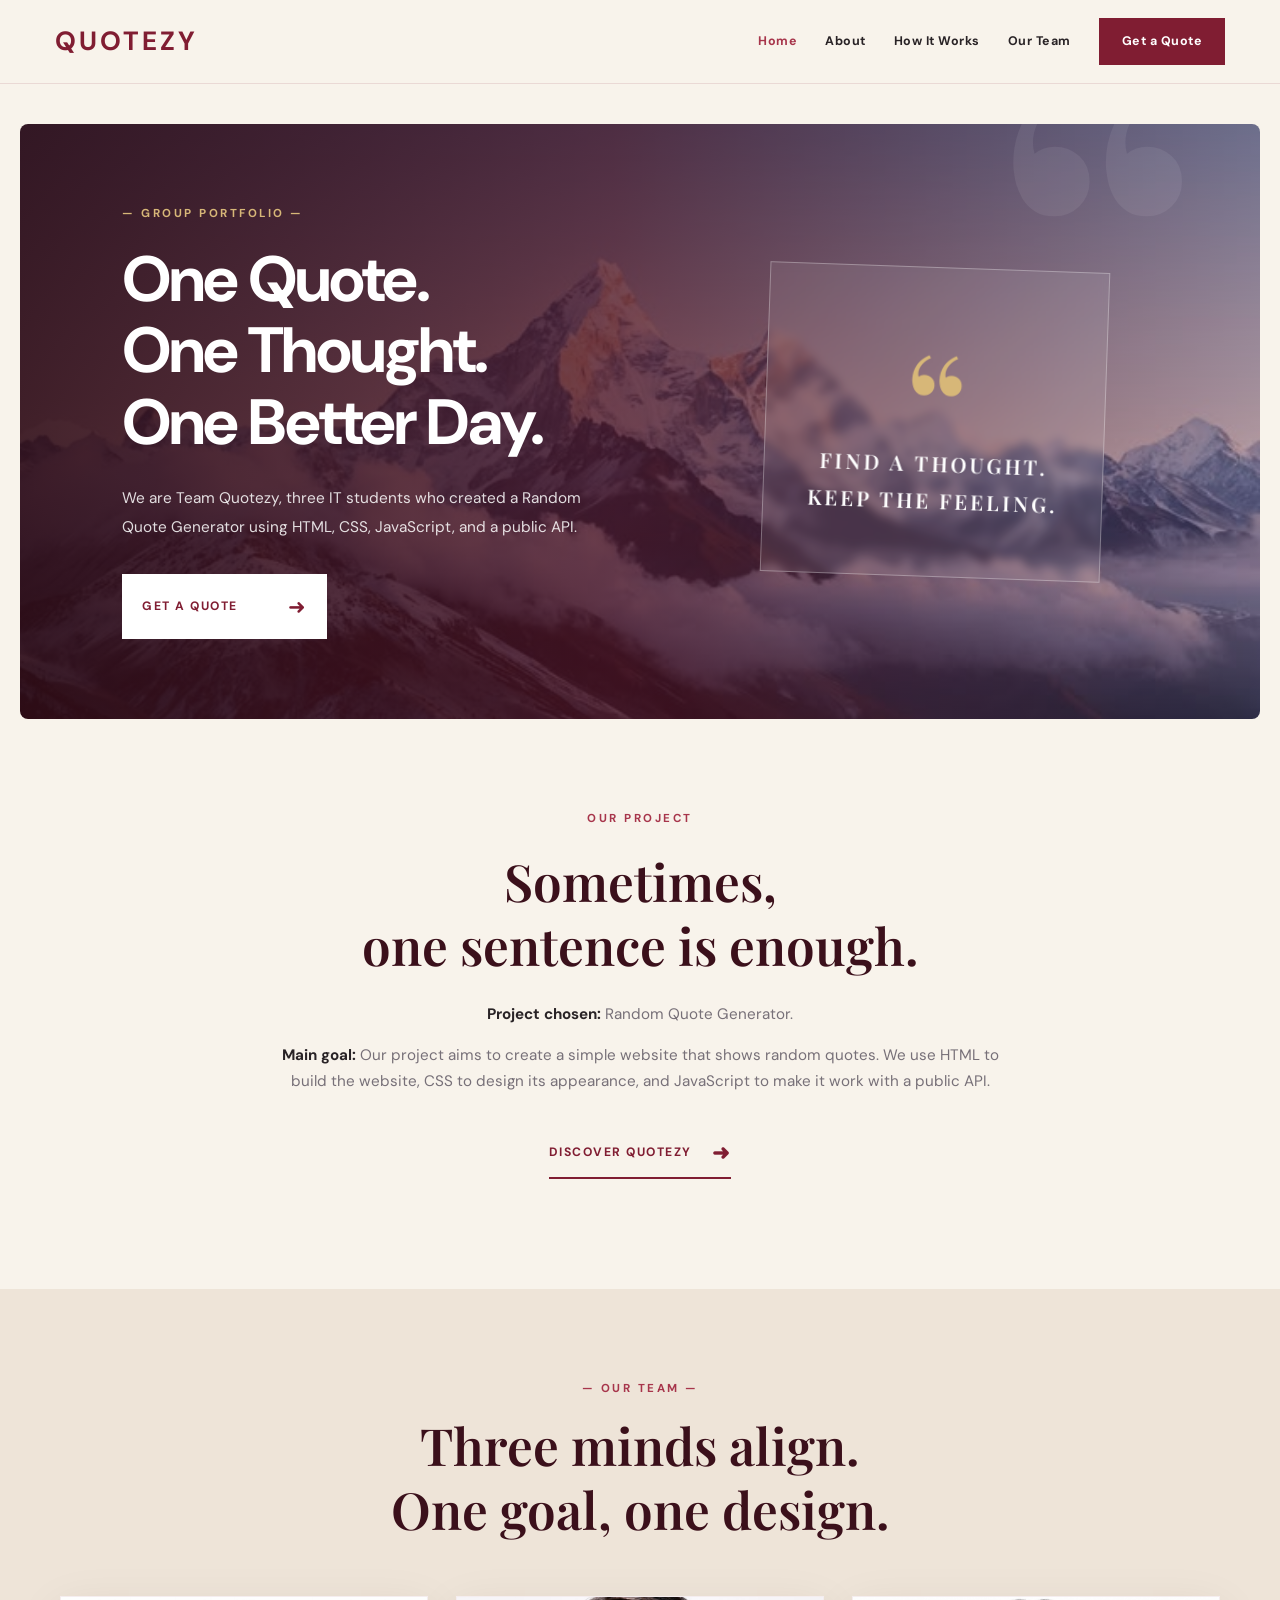
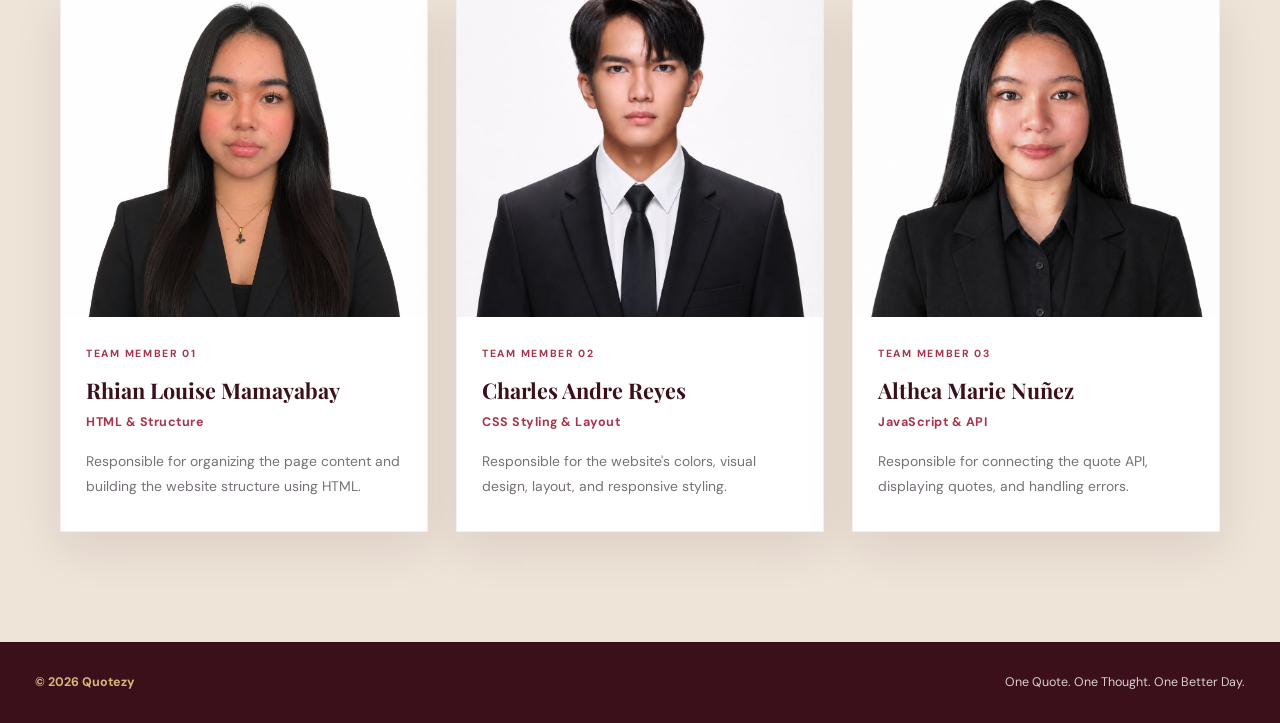
<file: index.html>
<!DOCTYPE html>
<html lang="en">
<head>
    <meta charset="UTF-8">
    <meta name="viewport" content="width=device-width, initial-scale=1.0">
    <title>Quotezy | One Quote. One Thought. One Better Day.</title>
    <link rel="stylesheet" href="styles.css">
</head>
<body>

    <!-- NAVIGATION -->
    <header>
        <nav class="navbar">
            <div class="logo">QUOTEZY</div>

            <div class="nav-links">
                <a href="index.html" class="active">Home</a>
                <a href="main.html">About</a>
                <a href="main.html#how-it-works">How It Works</a>
                <a href="#team">Our Team</a>
                <a href="app.html" class="nav-button">Get a Quote</a>
            </div>
        </nav>
    </header>

    <!-- HERO SECTION -->
    <main class="hero">
        <div class="hero-left">
            <p class="small-label">— GROUP PORTFOLIO —</p>

            <h1>
                One Quote.<br>
                One Thought.<br>
                One Better Day.
            </h1>

            <p class="hero-description">
                We are Team Quotezy, three IT students who created
                a Random Quote Generator using HTML, CSS,
                JavaScript, and a public API.
            </p>

            <a href="app.html" class="hero-button">
                <span>GET A QUOTE</span>
                <strong>➜</strong>
            </a>
        </div>

        <div class="hero-right">
            <div class="quote-shape">
                <span class="big-quote">“</span>
                <span class="shape-text">
                    FIND A THOUGHT.<br>
                    KEEP THE FEELING.
                </span>
            </div>
        </div>
    </main>

    <!-- OUR PROJECT -->
    <section class="home-intro" id="project">
        <p class="small-label">OUR PROJECT</p>

        <h2>Sometimes,<br>one sentence is enough.</h2>

        <p>
            <strong>Project chosen:</strong>
            Random Quote Generator.
        </p>

        <p>
            <strong>Main goal:</strong>
            Our project aims to create a simple website that shows random quotes. 
            We use HTML to build the website, CSS to design its appearance, 
            and JavaScript to make it work with a public API.
        </p>

        <a href="main.html" class="text-link">
            DISCOVER QUOTEZY <span>➜</span>
        </a>
    </section>

    <!-- TEAM PROFILES -->
    <section class="team-section" id="team">
        <p class="small-label">— OUR TEAM —</p>

       <h2>Three minds align.<br>One goal, one design.</h2>

        <div class="team-grid">

            <!-- MEMBER 1 -->
            <article class="member-card">
                <div class="member-image-container">
                    <img src="images/member1.jpg"
                         alt="Photo of Rhian Louise Mamayabay">
                </div>

                <div class="member-info">
                    <p class="small-label">TEAM MEMBER 01</p>
                    <h3>Rhian Louise Mamayabay</h3>
                    <h4>HTML &amp; Structure</h4>

                    <p>
                        Responsible for organizing the page content
                        and building the website structure using HTML.
                    </p>
                </div>
            </article>

            <!-- MEMBER 2 -->
            <article class="member-card">
                <div class="member-image-container">
                    <img src="images/member2.jpg"
                         alt="Photo of Team Member 2">
                </div>

                <div class="member-info">
                    <p class="small-label">TEAM MEMBER 02</p>
                    <h3>Charles Andre Reyes</h3>
                    <h4>CSS Styling &amp; Layout</h4>

                    <p>
                        Responsible for the website's colors,
                        visual design, layout, and responsive styling.
                    </p>
                </div>
            </article>

            <!-- MEMBER 3 -->
            <article class="member-card">
                <div class="member-image-container">
                    <img src="images/member3.png"
                         alt="Photo of Team Member 3">
                </div>

                <div class="member-info">
                    <p class="small-label">TEAM MEMBER 03</p>
                    <h3>Althea Marie Nuñez</h3>
                    <h4>JavaScript &amp; API</h4>

                    <p>
                        Responsible for connecting the quote API,
                        displaying quotes, and handling errors.
                    </p>
                </div>
            </article>

        </div>
    </section>

    <!-- FOOTER -->
    <footer class="footer">
        <span>© 2026 Quotezy</span>
        <span>One Quote. One Thought. One Better Day.</span>
    </footer>

</body>
</html>
</file>
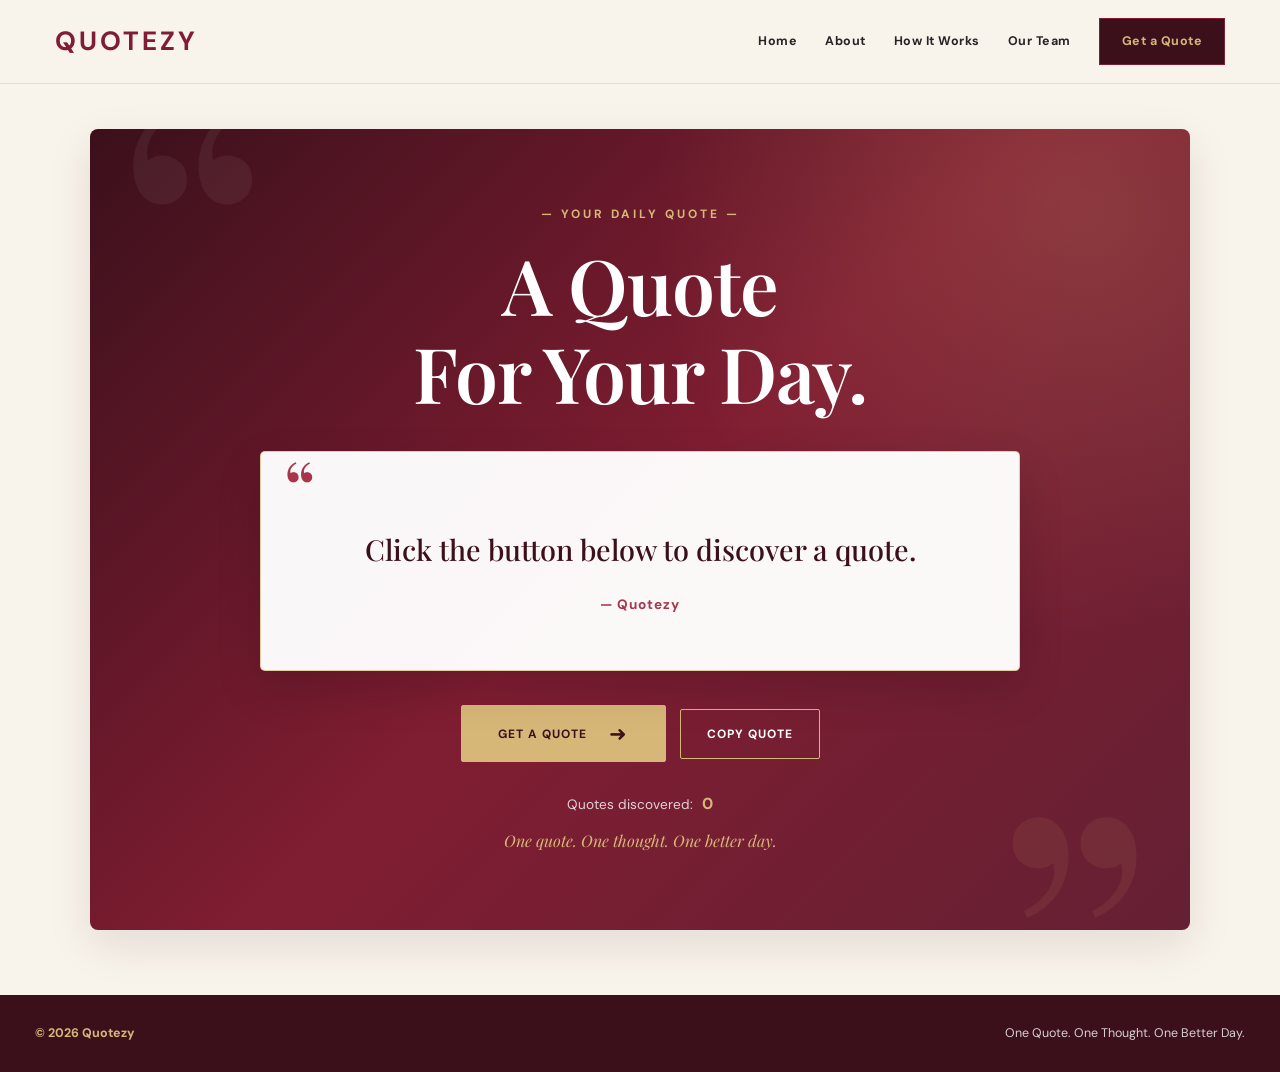
<file: app.html>
<!DOCTYPE html>
<html lang="en">
<head>
    <meta charset="UTF-8">
    <meta name="viewport" content="width=device-width, initial-scale=1.0">
    <title>Quotezy | Get a Quote</title>
    <link rel="stylesheet" href="styles.css">
</head>

<body class="quote-page">

    <!-- NAVIGATION -->
    <header>
        <nav class="navbar quote-navbar">
            <div class="logo">QUOTEZY</div>

            <div class="nav-links">
                <a href="index.html">Home</a>
                <a href="main.html">About</a>
                <a href="main.html#how-it-works">How It Works</a>
                <a href="index.html#team">Our Team</a>
                <a href="app.html" class="nav-button active">
                    Get a Quote
                </a>
            </div>
        </nav>
    </header>

    <!-- QUOTE GENERATOR -->
    <main class="quote-main">

        <p class="quote-label">— YOUR DAILY QUOTE —</p>

        <h1 class="quote-title">
            A Quote<br>For Your Day.
        </h1>

        <!-- QUOTE RESULT -->
        <div class="quote-display" aria-live="polite">
            <p id="quote">
                Click the button below to discover a quote.
            </p>

            <p id="author">— Quotezy</p>
        </div>

        <!-- LOADING MESSAGE -->
        <p id="loading" class="loading hidden">
            Fetching your quote...
        </p>

        <!-- ERROR MESSAGE -->
        <p id="errorMessage"
           class="error-message hidden"
           role="alert"></p>

        <!-- BUTTONS -->
        <div class="button-row">

            <button type="button"
                    id="getQuoteButton"
                    class="reveal-button">
                <span>GET A QUOTE</span>
                <strong>➜</strong>
            </button>

            <button type="button"
                    id="copyButton"
                    class="copy-button">
                COPY QUOTE
            </button>

        </div>

        <!-- QUOTE COUNTER -->
        <p class="quote-counter">
            Quotes discovered:
            <span id="quoteCount">0</span>
        </p>

        <p class="quote-message">
            One quote. One thought. One better day.
        </p>

    </main>

    <!-- FOOTER -->
    <footer class="quote-footer">
        <span>© 2026 Quotezy</span>
        <span>One Quote. One Thought. One Better Day.</span>
    </footer>

    <script src="script.js"></script>
</body>
</html>
</file>
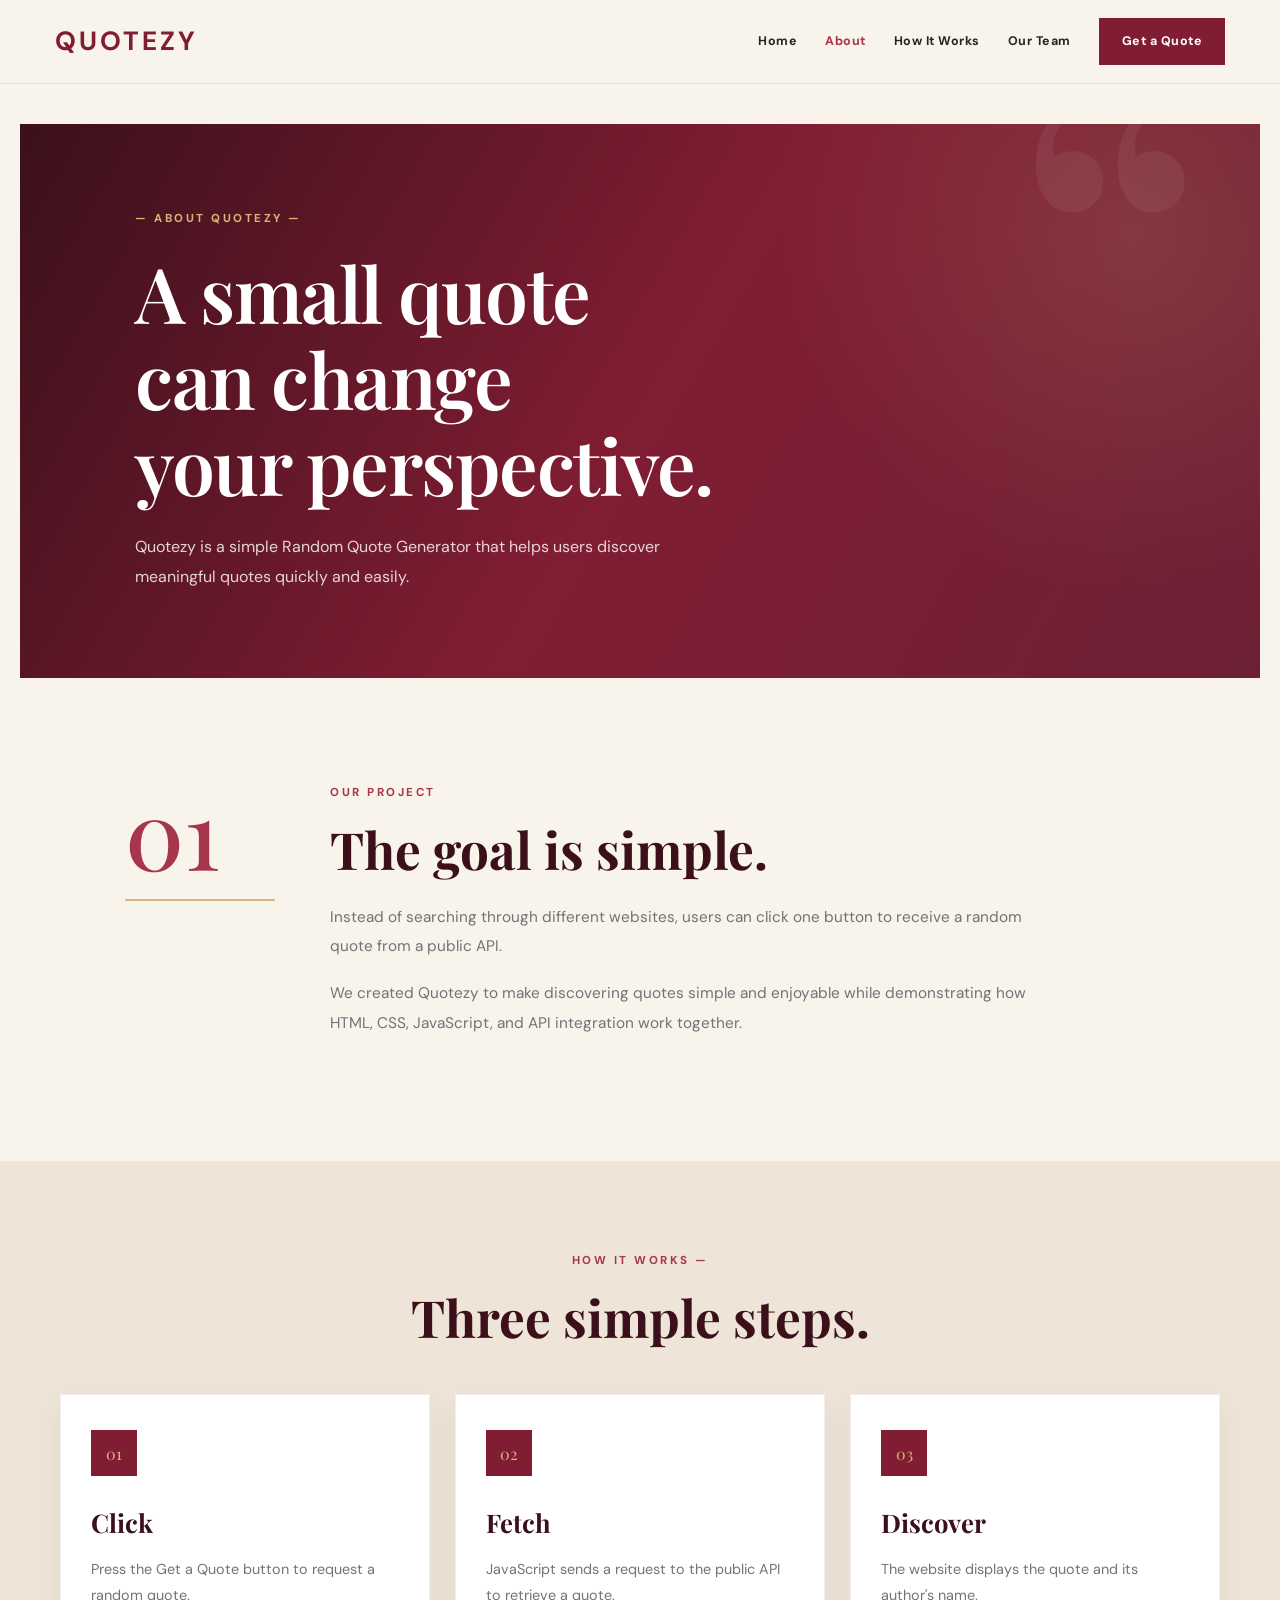
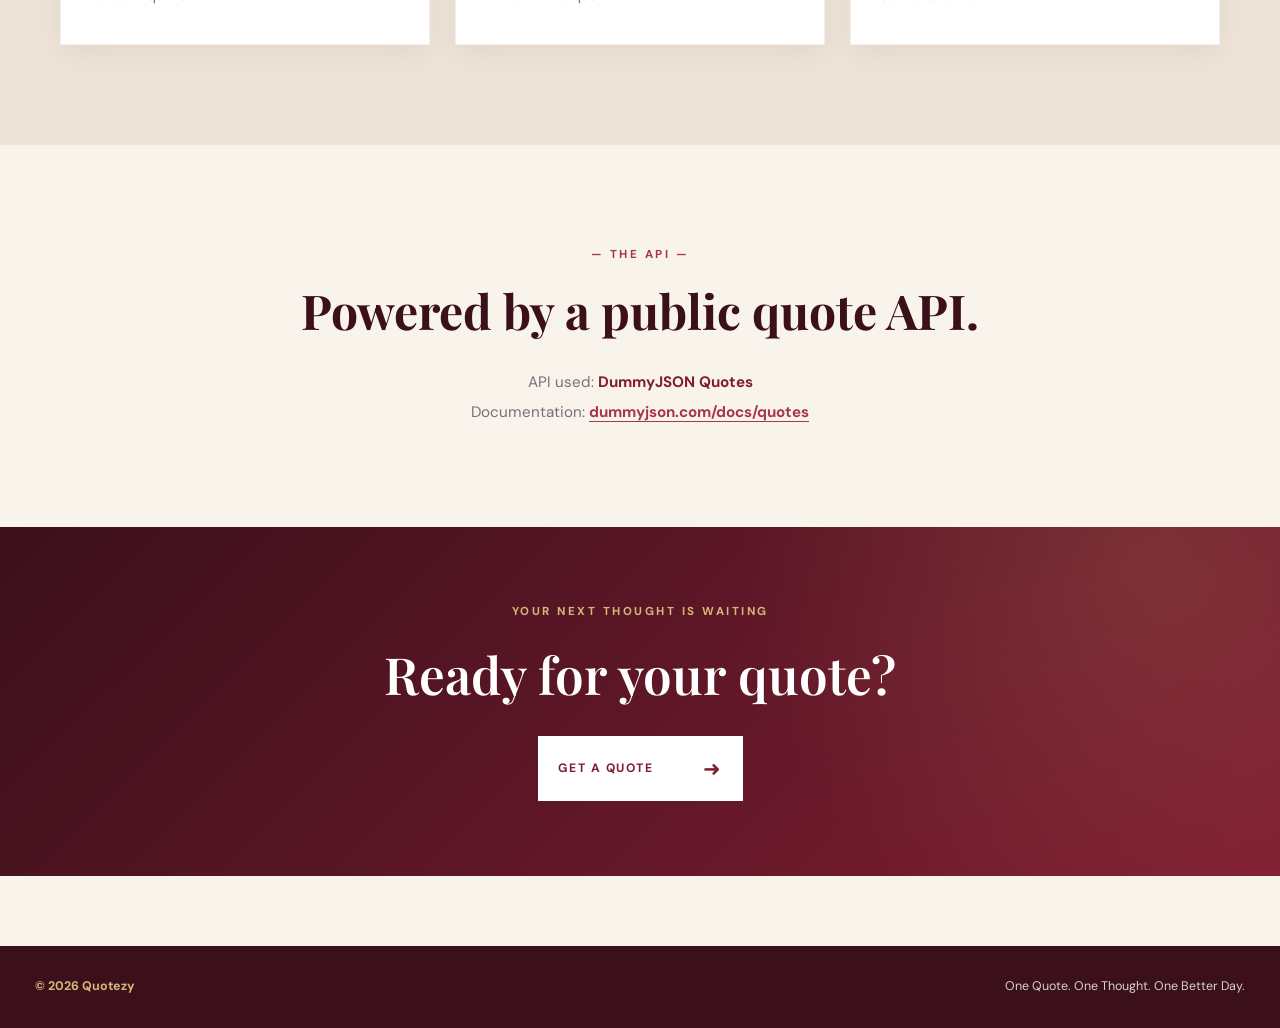
<file: main.html>
<!DOCTYPE html>
<html lang="en">
<head>
    <meta charset="UTF-8">
    <meta name="viewport" content="width=device-width, initial-scale=1.0">
    <title>Quotezy | About</title>
    <link rel="stylesheet" href="styles.css">
</head>

<body>

    <!-- NAVIGATION -->
    <header>
        <nav class="navbar">
            <div class="logo">QUOTEZY</div>

            <div class="nav-links">
                <a href="index.html">Home</a>
                <a href="main.html" class="active">About</a>
                <a href="#how-it-works">How It Works</a>
                <a href="index.html#team">Our Team</a>
                <a href="app.html" class="nav-button">Get a Quote</a>
            </div>
        </nav>
    </header>

    <main>

        <!-- ABOUT HERO -->
        <section class="about-hero">
            <p class="small-label">— ABOUT QUOTEZY —</p>

            <h1>
                A small quote<br>
                can change<br>
                your perspective.
            </h1>

            <p>
                Quotezy is a simple Random Quote Generator that
                helps users discover meaningful quotes quickly
                and easily.
            </p>
        </section>

        <!-- PROJECT GOAL -->
        <section class="goal-section">
            <div class="section-number">01</div>

            <div class="goal-content">
                <p class="small-label">OUR PROJECT</p>

                <h2>The goal is simple.</h2>

                <p>
                    Instead of searching through different websites,
                    users can click one button to receive a random
                    quote from a public API.
                </p>

                <p>
                    We created Quotezy to make discovering quotes
                    simple and enjoyable while demonstrating how
                    HTML, CSS, JavaScript, and API integration work
                    together.
                </p>
            </div>
        </section>

        <!-- HOW IT WORKS -->
        <section class="how-section" id="how-it-works">
            <div class="section-heading">
                <p class="small-label">HOW IT WORKS —</p>
                <h2>Three simple steps.</h2>
            </div>

            <div class="steps">

                <article class="step-card">
                    <span>01</span>
                    <h3>Click</h3>
                    <p>
                        Press the Get a Quote button to request
                        a random quote.
                    </p>
                </article>

                <article class="step-card">
                    <span>02</span>
                    <h3>Fetch</h3>
                    <p>
                        JavaScript sends a request to the public
                        API to retrieve a quote.
                    </p>
                </article>

                <article class="step-card">
                    <span>03</span>
                    <h3>Discover</h3>
                    <p>
                        The website displays the quote and its
                        author's name.
                    </p>
                </article>

            </div>
        </section>

        <!-- API INFORMATION -->
        <section class="api-section">
            <p class="small-label">— THE API —</p>

            <h2>Powered by a public quote API.</h2>

            <p>
                API used: <strong>DummyJSON Quotes</strong>
                <br>
                Documentation:
                <a href="https://dummyjson.com/docs/quotes"
                   target="_blank"
                   rel="noopener noreferrer">
                    dummyjson.com/docs/quotes
                </a>
            </p>
        </section>

        <!-- FINAL CALL TO ACTION -->
        <section class="final-cta">
            <p class="small-label">YOUR NEXT THOUGHT IS WAITING</p>

            <h2>Ready for your quote?</h2>

            <a href="app.html" class="hero-button">
                <span>GET A QUOTE</span>
                <strong>➜</strong>
            </a>
        </section>

    </main>

    <!-- FOOTER -->
    <footer class="footer">
        <span>© 2026 Quotezy</span>
        <span>One Quote. One Thought. One Better Day.</span>
    </footer>

</body>
</html>
</file>
<file: styles.css>
/* =========================================
   QUOTEZY - MODERN QUOTE WEBSITE
   Theme: Burgundy, Cream, and Gold
   ========================================= */

@import url('https://fonts.googleapis.com/css2?family=DM+Sans:wght@400;500;600;700&family=Playfair+Display:wght@500;600;700&display=swap');

/* ---------- COLOR VARIABLES ---------- */

:root {
    --burgundy: #801d32;
    --burgundy-dark: #3b101b;
    --burgundy-light: #a7354b;
    --cream: #f8f3eb;
    --white: #ffffff;
    --gold: #d7b778;
    --text: #292326;
    --muted: #777078;
    --border: #e9dfd4;
    --shadow: 0 15px 45px rgba(59, 16, 27, 0.10);
}

/* ---------- RESET ---------- */

* {
    margin: 0;
    padding: 0;
    box-sizing: border-box;
}

html {
    scroll-behavior: smooth;
    scroll-padding-top: 100px;
}

body {
    font-family: 'DM Sans', sans-serif;
    background: var(--cream);
    color: var(--text);
    line-height: 1.7;
}

a {
    color: inherit;
    text-decoration: none;
}

img {
    display: block;
    max-width: 100%;
}

section {
    scroll-margin-top: 100px;
}

/* =========================================
   NAVIGATION BAR
   ========================================= */

header {
    position: sticky;
    top: 0;
    z-index: 1000;
    width: 100%;
    background: rgba(248, 243, 235, 0.96);
    border-bottom: 1px solid rgba(128, 29, 50, 0.12);
    backdrop-filter: blur(14px);
}

.navbar {
    max-width: 1240px;
    min-height: 82px;
    margin: auto;
    padding: 18px 35px;

    display: flex;
    align-items: center;
    justify-content: space-between;
    gap: 25px;
}

.logo {
    color: var(--burgundy);
    font-size: 1.65rem;
    font-weight: 700;
    letter-spacing: 3px;
    white-space: nowrap;
}

.nav-links {
    display: flex;
    align-items: center;
    gap: 28px;
}

.nav-links a {
    font-size: 0.78rem;
    font-weight: 700;
    letter-spacing: 0.5px;
    transition: color 0.25s ease;
}

.nav-links a:hover,
.nav-links a.active {
    color: var(--burgundy-light);
}

.nav-links .nav-button {
    padding: 12px 22px;
    background: var(--burgundy);
    color: var(--white);
    border: 1px solid var(--burgundy);
    transition: all 0.25s ease;
}

.nav-links .nav-button:hover {
    background: transparent;
    color: var(--burgundy);
    transform: translateY(-2px);
}

/* =========================================
   HERO SECTION
   ========================================= */

.hero {
    position: relative;
    isolation: isolate;

    max-width: 1240px;
    min-height: 570px;
    margin: 40px auto 90px;
    padding: 80px 8%;

    display: grid;
    grid-template-columns: 1.1fr 0.9fr;
    align-items: center;
    gap: 45px;

    overflow: hidden;
    border-radius: 8px;

    color: var(--white);

    /* Background image + dark overlay */
    background-image:
        linear-gradient(
            90deg,
            rgba(49, 13, 23, 0.91) 0%,
            rgba(77, 19, 34, 0.78) 48%,
            rgba(77, 19, 34, 0.38) 100%
        ),
        url('images/quote-background.jpg');

    background-position: center;
    background-size: cover;
    background-repeat: no-repeat;

    /* Fallback color */
    background-color: var(--burgundy-dark);
}

/* Oversized decorative quotation mark */

.hero::before {
    content: "“";

    position: absolute;
    z-index: -1;
    top: -150px;
    right: 4%;

    color: rgba(255, 255, 255, 0.07);

    font-family: 'Playfair Display', serif;
    font-size: 34rem;
    line-height: 1;

    pointer-events: none;
}

.hero-left,
.hero-right {
    position: relative;
    z-index: 1;
}

/* Small section labels */

.small-label {
    margin-bottom: 20px;

    color: var(--burgundy-light);

    font-size: 0.72rem;
    font-weight: 700;
    letter-spacing: 2.5px;
}

.hero .small-label {
    color: var(--gold);
}

/* Main heading */

.hero h1 {
    max-width: 650px;
    margin-bottom: 25px;

    font-size: clamp(2.8rem, 5vw, 4.6rem);
    font-weight: 700;
    line-height: 1.12;
    letter-spacing: -2px;
}

/* Hero paragraph */

.hero-description {
    max-width: 480px;
    margin-bottom: 32px;

    color: rgba(255, 255, 255, 0.85);

    font-size: 0.96rem;
    line-height: 1.9;
}

/* Main hero button */

.hero-button {
    width: fit-content;
    min-width: 205px;
    padding: 15px 20px;

    display: inline-flex;
    align-items: center;
    justify-content: space-between;
    gap: 28px;

    background: var(--white);
    color: var(--burgundy);

    font-size: 0.76rem;
    font-weight: 700;
    letter-spacing: 1.5px;

    transition: all 0.3s ease;
}

.hero-button strong {
    font-size: 1.3rem;
    font-weight: 400;
}

.hero-button:hover {
    background: var(--gold);
    color: var(--burgundy-dark);
    transform: translateY(-4px);
    box-shadow: 0 10px 25px rgba(0, 0, 0, 0.2);
}

/* =========================================
   QUOTE ARTWORK
   ========================================= */

.hero-right {
    display: flex;
    justify-content: center;
    align-items: center;
}

.quote-shape {
    width: 100%;
    max-width: 340px;
    min-height: 310px;
    padding: 35px;

    display: flex;
    flex-direction: column;
    align-items: center;
    justify-content: center;

    border: 1px solid rgba(255, 255, 255, 0.3);
    background: rgba(255, 255, 255, 0.08);
    backdrop-filter: blur(5px);

    text-align: center;

    transform: rotate(2deg);
    transition: transform 0.3s ease;
}

.quote-shape:hover {
    transform: rotate(0deg) translateY(-5px);
}

.big-quote {
    height: 105px;

    color: var(--gold);

    font-family: 'Playfair Display', serif;
    font-size: 10rem;
    line-height: 1;
}

.shape-text {
    margin-top: 15px;

    font-family: 'Playfair Display', serif;
    font-size: 1.3rem;
    font-weight: 600;
    line-height: 1.8;
    letter-spacing: 3px;
}

/* =========================================
   PROJECT INTRODUCTION
   ========================================= */

.home-intro {
    max-width: 850px;
    margin: 0 auto 110px;
    padding: 0 30px;

    text-align: center;
}

.home-intro h2,
.team-section > h2 {
    margin-bottom: 25px;

    color: var(--burgundy-dark);

    font-family: 'Playfair Display', serif;
    font-size: clamp(2.1rem, 4vw, 3.3rem);
    font-weight: 600;
    line-height: 1.25;
}

.home-intro > p:not(.small-label) {
    max-width: 720px;
    margin: 15px auto;

    color: var(--muted);
    font-size: 0.95rem;
}

.home-intro strong {
    color: var(--text);
}

/* Discover Quotezy link */

.text-link {
    margin-top: 25px;
    padding-bottom: 7px;

    display: inline-flex;
    align-items: center;
    gap: 20px;

    border-bottom: 2px solid var(--burgundy);

    color: var(--burgundy);

    font-size: 0.76rem;
    font-weight: 700;
    letter-spacing: 1.5px;

    transition: all 0.25s ease;
}

.text-link span {
    font-size: 1.3rem;
}

.text-link:hover {
    gap: 30px;
    color: var(--burgundy-light);
}

/* =========================================
   TEAM SECTION
   ========================================= */

.team-section {
    padding: 90px 35px 110px;

    background: #eee4d8;

    text-align: center;
}

.team-section > .small-label {
    margin-bottom: 15px;
}

.team-section > h2 {
    margin-bottom: 55px;
}

/* Three member cards */

.team-grid {
    max-width: 1160px;
    margin: 0 auto;

    display: grid;
    grid-template-columns: repeat(3, minmax(0, 1fr));
    gap: 28px;

    text-align: left;
}

/* Individual card */

.member-card {
    min-width: 0;
    overflow: hidden;

    background: var(--white);
    border: 1px solid rgba(128, 29, 50, 0.08);
    box-shadow: var(--shadow);

    transition:
        transform 0.3s ease,
        box-shadow 0.3s ease;
}

.member-card:hover {
    transform: translateY(-8px);
    box-shadow: 0 22px 45px rgba(59, 16, 27, 0.16);
}

/* Member image container */

.member-image-container {
    width: 100%;
    height: 320px;
    overflow: hidden;

    background: #dfd0c3;

}

/* Actual member images */

.member-image-container img {
    width: 100%;
    height: 100%;

    display: block;

    object-fit: cover;
    object-position: center;

}

.member-card:hover .member-image-container img {
    transform: scale(1.05);
}

/* Member details */

.member-info {
    padding: 28px 25px 32px;
}

.member-info .small-label {
    margin-bottom: 12px;

    font-size: 0.65rem;
    letter-spacing: 1.7px;
}

.member-info h3 {
    margin-bottom: 7px;

    color: var(--burgundy-dark);

    font-family: 'Playfair Display', serif;
    font-size: 1.35rem;
    line-height: 1.4;

    overflow-wrap: anywhere;
}

.member-info h4 {
    margin-bottom: 15px;

    color: var(--burgundy-light);

    font-size: 0.78rem;
    font-weight: 700;
    letter-spacing: 0.5px;
}

.member-info > p:last-child {
    color: var(--muted);

    font-size: 0.87rem;
    line-height: 1.8;
}

/* =========================================
   FOOTER
   ========================================= */

.footer {
    padding: 30px 35px;

    display: flex;
    align-items: center;
    justify-content: space-between;
    gap: 20px;

    background: var(--burgundy-dark);
    color: rgba(255, 255, 255, 0.8);

    font-size: 0.78rem;
}

.footer span:first-child {
    color: var(--gold);
    font-weight: 700;
}

/* =========================================
   TABLET RESPONSIVENESS
   ========================================= */

@media (max-width: 950px) {
    .navbar {
        padding: 18px 25px;
    }

    .nav-links {
        gap: 16px;
    }

    .nav-links a {
        font-size: 0.7rem;
    }

    .hero {
        margin: 25px 20px 75px;
        padding: 65px 5%;
        gap: 25px;
    }

    .hero h1 {
        font-size: clamp(2.5rem, 5vw, 3.5rem);
    }

    .quote-shape {
        min-height: 260px;
        padding: 20px;
    }

    .member-image-container {
        height: 230px;
    }

    .member-info {
        padding: 22px 18px 25px;
    }
}

/* =========================================
   MOBILE RESPONSIVENESS
   ========================================= */

@media (max-width: 680px) {
    .navbar {
        padding: 18px 20px;

        flex-direction: column;
        gap: 16px;
    }

    .logo {
        font-size: 1.5rem;
    }

    .nav-links {
        width: 100%;

        display: flex;
        justify-content: center;
        flex-wrap: wrap;
        gap: 12px 18px;
    }

    .nav-links a {
        font-size: 0.72rem;
    }

    .nav-links .nav-button {
        padding: 9px 13px;
    }

    .hero {
        margin: 18px 12px 70px;
        padding: 55px 25px;

        grid-template-columns: 1fr;
        gap: 40px;
    }

    .hero h1 {
        font-size: clamp(2.6rem, 11vw, 3.8rem);
        letter-spacing: -1.5px;
    }

    .hero-description {
        font-size: 0.9rem;
    }

    .hero-right {
        padding: 0 10px;
    }

    .quote-shape {
        max-width: 300px;
        min-height: 240px;
    }

    .big-quote {
        height: 85px;
        font-size: 8rem;
    }

    .shape-text {
        font-size: 1.1rem;
    }

    .home-intro {
        margin-bottom: 75px;
        padding: 0 22px;
    }

    .home-intro h2,
    .team-section > h2 {
        font-size: 2.2rem;
    }

    .team-section {
        padding: 70px 20px;
    }

    .team-section > h2 {
        margin-bottom: 35px;
    }

    .team-grid {
        max-width: 430px;

        grid-template-columns: 1fr;
        gap: 25px;
    }

    .member-image-container {
        height: 300px;
    }

    .member-info {
        padding: 25px;
    }

    .footer {
        padding: 25px 20px;

        flex-direction: column;
        gap: 8px;

        text-align: center;
    }
}

/* =========================================
   SMALL PHONES
   ========================================= */

@media (max-width: 380px) {
    .nav-links {
        gap: 10px 12px;
    }

    .hero {
        padding: 45px 20px;
    }

    .hero h1 {
        font-size: 2.35rem;
    }

    .hero-button {
        min-width: 185px;
    }

    .member-image-container {
        height: 250px;
    }
}

/* =========================================
   ACCESSIBILITY
   ========================================= */

@media (prefers-reduced-motion: reduce) {
    *,
    *::before,
    *::after {
        scroll-behavior: auto !important;
        transition-duration: 0.01ms !important;
        animation-duration: 0.01ms !important;
    }
}


/* =========================================
   QUOTEZY - QUOTE GENERATOR PAGE
   ========================================= */

.quote-page {
    min-height: 100vh;
    display: flex;
    flex-direction: column;
    background: var(--cream);
}

/* Quote navigation */

.quote-navbar .nav-button.active {
    background: var(--burgundy-dark);
    color: var(--gold);
}

/* Main quote generator area */

.quote-main {
    position: relative;
    isolation: isolate;

    width: calc(100% - 40px);
    max-width: 1100px;
    min-height: 620px;

    margin: 45px auto 65px;
    padding: 75px 35px;

    display: flex;
    flex-direction: column;
    align-items: center;
    justify-content: center;

    overflow: hidden;
    border-radius: 8px;

    color: var(--white);
    text-align: center;

    background:
        radial-gradient(
            circle at 90% 10%,
            rgba(215, 183, 120, 0.18),
            transparent 35%
        ),
        linear-gradient(
            135deg,
            var(--burgundy-dark),
            var(--burgundy),
            #652033
        );

    box-shadow: var(--shadow);
}

/* Decorative quotation marks */

.quote-main::before {
    content: "“";

    position: absolute;
    z-index: -1;
    top: -95px;
    left: 2%;

    color: rgba(255, 255, 255, 0.055);
    font-family: 'Playfair Display', serif;
    font-size: 24rem;
    line-height: 1;

    pointer-events: none;
}

.quote-main::after {
    content: "”";

    position: absolute;
    z-index: -1;
    right: 3%;
    bottom: -210px;

    color: rgba(215, 183, 120, 0.08);
    font-family: 'Playfair Display', serif;
    font-size: 25rem;
    line-height: 1;

    pointer-events: none;
}

/* Small label */

.quote-label {
    margin-bottom: 15px;

    color: var(--gold);
    font-size: 0.75rem;
    font-weight: 700;
    letter-spacing: 3px;
}

/* Page heading */

.quote-title {
    margin-bottom: 35px;

    color: var(--white);
    font-family: 'Playfair Display', serif;
    font-size: clamp(2.8rem, 6vw, 4.8rem);
    font-weight: 600;
    line-height: 1.15;
    letter-spacing: -1px;
}

/* Quote result card */

.quote-display {
    position: relative;

    width: 100%;
    max-width: 760px;
    min-height: 220px;

    margin: 0 auto 22px;
    padding: 55px 45px 35px;

    display: flex;
    flex-direction: column;
    align-items: center;
    justify-content: center;
    gap: 20px;

    background: rgba(255, 255, 255, 0.97);
    border: 1px solid rgba(215, 183, 120, 0.65);
    border-radius: 5px;

    color: var(--text);
    box-shadow: 0 18px 45px rgba(0, 0, 0, 0.15);
}

/* Decorative quotation mark on card */

.quote-display::before {
    content: "“";

    position: absolute;
    top: -5px;
    left: 22px;

    color: var(--burgundy-light);
    font-family: 'Playfair Display', serif;
    font-size: 5rem;
    line-height: 1;
}

/* Quote text */

#quote {
    max-width: 650px;

    color: var(--burgundy-dark);
    font-family: 'Playfair Display', serif;
    font-size: clamp(1.2rem, 2.5vw, 1.8rem);
    font-weight: 500;
    line-height: 1.65;

    overflow-wrap: anywhere;
}

/* Quote author */

#author {
    color: var(--burgundy-light);
    font-size: 0.85rem;
    font-weight: 700;
    letter-spacing: 1px;
}

/* Button container */

.button-row {
    margin-top: 12px;

    display: flex;
    align-items: center;
    justify-content: center;
    flex-wrap: wrap;
    gap: 14px;
}

/* Shared button styling */

.reveal-button,
.copy-button {
    min-height: 50px;
    padding: 14px 22px;

    display: inline-flex;
    align-items: center;
    justify-content: center;
    gap: 22px;

    border: 1px solid var(--gold);
    border-radius: 2px;

    font-family: 'DM Sans', sans-serif;
    font-size: 0.75rem;
    font-weight: 700;
    letter-spacing: 1px;

    cursor: pointer;
    transition: all 0.25s ease;
}

.reveal-button {
    min-width: 205px;

    background: var(--gold);
    color: var(--burgundy-dark);
}

.reveal-button strong {
    font-size: 1.3rem;
    font-weight: 400;
}

.reveal-button:hover {
    background: var(--white);
    border-color: var(--white);
    transform: translateY(-3px);
}

.copy-button {
    min-width: 140px;

    background: transparent;
    color: var(--white);
}

.copy-button:hover {
    background: var(--white);
    color: var(--burgundy);
    transform: translateY(-3px);
}

.reveal-button:focus-visible,
.copy-button:focus-visible {
    outline: 3px solid var(--white);
    outline-offset: 4px;
}

.reveal-button:disabled,
.copy-button:disabled {
    opacity: 0.6;
    cursor: not-allowed;
    transform: none;
}

/* Quote counter */

.quote-counter {
    margin-top: 28px;

    color: rgba(255, 255, 255, 0.8);
    font-size: 0.85rem;
}

#quoteCount {
    margin-left: 5px;

    color: var(--gold);
    font-size: 1rem;
    font-weight: 700;
}

/* Closing message */

.quote-message {
    margin-top: 10px;

    color: var(--gold);
    font-family: 'Playfair Display', serif;
    font-size: 1rem;
    font-style: italic;
}

/* Loading and error messages */

.loading {
    margin: 0 0 12px;

    color: var(--gold);
    font-size: 0.9rem;
}

.error-message {
    max-width: 650px;
    margin: 0 0 15px;
    padding: 12px 18px;

    background: rgba(255, 255, 255, 0.1);
    border-left: 3px solid #ffc0b8;

    color: #ffe4df;
    font-size: 0.88rem;
}

.hidden {
    display: none !important;
}

/* Footer */

.quote-footer {
    margin-top: auto;
    padding: 28px 35px;

    display: flex;
    justify-content: space-between;
    align-items: center;
    gap: 20px;

    background: var(--burgundy-dark);
    color: rgba(255, 255, 255, 0.8);

    font-size: 0.78rem;
}

.quote-footer span:first-child {
    color: var(--gold);
    font-weight: 700;
}

/* Quote page tablet layout */

@media (max-width: 950px) {
    .quote-main {
        min-height: 580px;
        padding: 65px 30px;
    }

    .quote-display {
        max-width: 680px;
    }
}

/* Quote page mobile layout */

@media (max-width: 680px) {
    .quote-main {
        width: calc(100% - 24px);
        min-height: 560px;

        margin: 20px auto 45px;
        padding: 50px 20px;

        border-radius: 5px;
    }

    .quote-label {
        font-size: 0.67rem;
        letter-spacing: 2px;
    }

    .quote-title {
        margin-bottom: 28px;
        font-size: clamp(2.5rem, 10vw, 3.5rem);
    }

    .quote-display {
        min-height: 220px;
        padding: 48px 22px 28px;
        gap: 18px;
    }

    .quote-display::before {
        left: 12px;
        font-size: 4rem;
    }

    #quote {
        font-size: 1.25rem;
    }

    #author {
        font-size: 0.78rem;
    }

    .button-row {
        width: 100%;
        flex-direction: column;
    }

    .reveal-button,
    .copy-button {
        width: 100%;
        max-width: 300px;
    }

    .quote-counter {
        margin-top: 24px;
    }

    .quote-footer {
        padding: 24px 20px;

        flex-direction: column;
        text-align: center;
        gap: 8px;
    }
}

/* =========================================
   QUOTEZY - ABOUT PAGE
   ========================================= */

/* About hero */

.about-hero {
    position: relative;
    isolation: isolate;
    overflow: hidden;

    min-height: 490px;
    max-width: 1240px;

    margin: 40px auto 0;
    padding: 85px 9%;

    display: flex;
    flex-direction: column;
    align-items: flex-start;
    justify-content: center;

    background:
        radial-gradient(
            circle at 90% 20%,
            rgba(215, 183, 120, 0.16),
            transparent 30%
        ),
        linear-gradient(
            120deg,
            var(--burgundy-dark),
            var(--burgundy),
            #6d2035
        );

    color: var(--white);
}

/* Large background quotation mark */

.about-hero::after {
    content: "“";

    position: absolute;
    z-index: -1;
    top: -125px;
    right: 4%;

    color: rgba(255, 255, 255, 0.06);
    font-family: 'Playfair Display', serif;
    font-size: 30rem;
    line-height: 1;

    pointer-events: none;
}

.about-hero .small-label {
    color: var(--gold);
}

.about-hero h1 {
    max-width: 750px;
    margin-bottom: 25px;

    color: var(--white);
    font-family: 'Playfair Display', serif;
    font-size: clamp(2.8rem, 6vw, 5rem);
    font-weight: 600;
    line-height: 1.12;
    letter-spacing: -1.5px;
}

.about-hero > p:last-child {
    max-width: 590px;

    color: rgba(255, 255, 255, 0.82);
    font-size: 1rem;
    line-height: 1.9;
}

/* =========================================
   PROJECT GOAL SECTION
   ========================================= */

.goal-section {
    max-width: 1100px;
    margin: 0 auto;
    padding: 105px 35px;

    display: grid;
    grid-template-columns: 150px 1fr;
    gap: 55px;
    align-items: start;
}

/* Large section number */

.section-number {
    color: var(--burgundy-light);

    font-family: 'Playfair Display', serif;
    font-size: 6rem;
    font-weight: 500;
    line-height: 1;

    border-bottom: 2px solid var(--gold);
    padding-bottom: 20px;
}

.goal-content .small-label {
    margin-bottom: 15px;
}

.goal-content h2 {
    margin-bottom: 22px;

    color: var(--burgundy-dark);
    font-family: 'Playfair Display', serif;
    font-size: clamp(2rem, 4vw, 3.2rem);
    line-height: 1.25;
}

.goal-content > p:not(.small-label) {
    max-width: 720px;
    margin-bottom: 18px;

    color: var(--muted);
    font-size: 0.96rem;
    line-height: 1.9;
}

/* =========================================
   HOW IT WORKS
   ========================================= */

.how-section {
    padding: 90px 35px 100px;
    background: #eee4d8;
}

.section-heading {
    max-width: 1160px;
    margin: 0 auto 45px;
    text-align: center;
}

.section-heading .small-label {
    margin-bottom: 15px;
}

.section-heading h2 {
    color: var(--burgundy-dark);
    font-family: 'Playfair Display', serif;
    font-size: clamp(2.1rem, 4vw, 3.3rem);
    line-height: 1.25;
}

/* Three step cards */

.steps {
    max-width: 1160px;
    margin: 0 auto;

    display: grid;
    grid-template-columns: repeat(3, minmax(0, 1fr));
    gap: 25px;
}

.step-card {
    position: relative;
    min-width: 0;
    min-height: 240px;

    padding: 35px 30px;

    background: var(--white);
    border: 1px solid rgba(128, 29, 50, 0.08);
    box-shadow: 0 10px 30px rgba(59, 16, 27, 0.06);

    transition:
        transform 0.3s ease,
        box-shadow 0.3s ease;
}

.step-card:hover {
    transform: translateY(-7px);
    box-shadow: var(--shadow);
}

.step-card > span {
    width: 46px;
    height: 46px;
    margin-bottom: 25px;

    display: flex;
    align-items: center;
    justify-content: center;

    background: var(--burgundy);
    color: var(--gold);

    font-family: 'Playfair Display', serif;
    font-size: 1rem;
}

.step-card h3 {
    margin-bottom: 12px;

    color: var(--burgundy-dark);
    font-family: 'Playfair Display', serif;
    font-size: 1.6rem;
}

.step-card p {
    color: var(--muted);
    font-size: 0.9rem;
    line-height: 1.8;
}

/* =========================================
   API INFORMATION
   ========================================= */

.api-section {
    max-width: 850px;
    margin: 0 auto;
    padding: 100px 30px;

    text-align: center;
}

.api-section .small-label {
    margin-bottom: 15px;
}

.api-section h2 {
    margin-bottom: 25px;

    color: var(--burgundy-dark);
    font-family: 'Playfair Display', serif;
    font-size: clamp(2rem, 4vw, 3rem);
    line-height: 1.3;
}

.api-section > p:last-child {
    color: var(--muted);
    font-size: 0.95rem;
    line-height: 2;
}

.api-section strong {
    color: var(--burgundy);
}

.api-section a {
    display: inline-block;
    color: var(--burgundy-light);
    font-weight: 700;
    text-decoration: underline;
    text-underline-offset: 4px;
    overflow-wrap: anywhere;
}

.api-section a:hover {
    color: var(--burgundy-dark);
}

/* =========================================
   FINAL CALL TO ACTION
   ========================================= */

.final-cta {
    position: relative;
    isolation: isolate;
    overflow: hidden;

    margin: 0 auto 70px;
    padding: 75px 25px;

    background:
        radial-gradient(
            circle at 90% 10%,
            rgba(215, 183, 120, 0.15),
            transparent 35%
        ),
        linear-gradient(
            135deg,
            var(--burgundy-dark),
            var(--burgundy)
        );

    text-align: center;
    color: var(--white);
}

.final-cta .small-label {
    color: var(--gold);
}

.final-cta h2 {
    margin-bottom: 30px;

    color: var(--white);
    font-family: 'Playfair Display', serif;
    font-size: clamp(2.2rem, 4vw, 3.5rem);
    font-weight: 600;
    line-height: 1.25;
}

.final-cta .hero-button {
    margin: 0 auto;
}

/* =========================================
   ABOUT PAGE - TABLET
   ========================================= */

@media (max-width: 950px) {
    .about-hero {
        margin: 25px 20px 0;
        padding: 70px 6%;
    }

    .goal-section {
        grid-template-columns: 100px 1fr;
        gap: 35px;
        padding: 80px 30px;
    }

    .section-number {
        font-size: 4.5rem;
    }

    .step-card {
        padding: 28px 22px;
    }
}

/* =========================================
   ABOUT PAGE - MOBILE
   ========================================= */

@media (max-width: 680px) {
    .about-hero {
        min-height: 430px;
        margin: 18px 12px 0;
        padding: 55px 25px;
    }

    .about-hero h1 {
        font-size: clamp(2.5rem, 10vw, 3.5rem);
        letter-spacing: -1px;
    }

    .about-hero > p:last-child {
        font-size: 0.9rem;
    }

    .goal-section {
        padding: 65px 25px;

        grid-template-columns: 1fr;
        gap: 25px;
    }

    .section-number {
        width: fit-content;
        padding-bottom: 12px;
        font-size: 3.5rem;
    }

    .goal-content h2 {
        font-size: 2.3rem;
    }

    .how-section {
        padding: 70px 20px;
    }

    .section-heading {
        margin-bottom: 30px;
    }

    .section-heading h2 {
        font-size: 2.3rem;
    }

    .steps {
        max-width: 430px;
        grid-template-columns: 1fr;
        gap: 20px;
    }

    .step-card {
        min-height: auto;
        padding: 28px;
    }

    .step-card > span {
        margin-bottom: 18px;
    }

    .api-section {
        padding: 70px 22px;
    }

    .api-section h2 {
        font-size: 2.1rem;
    }

    .final-cta {
        margin-bottom: 45px;
        padding: 65px 22px;
    }

    .final-cta h2 {
        font-size: 2.4rem;
    }
}
</file>
